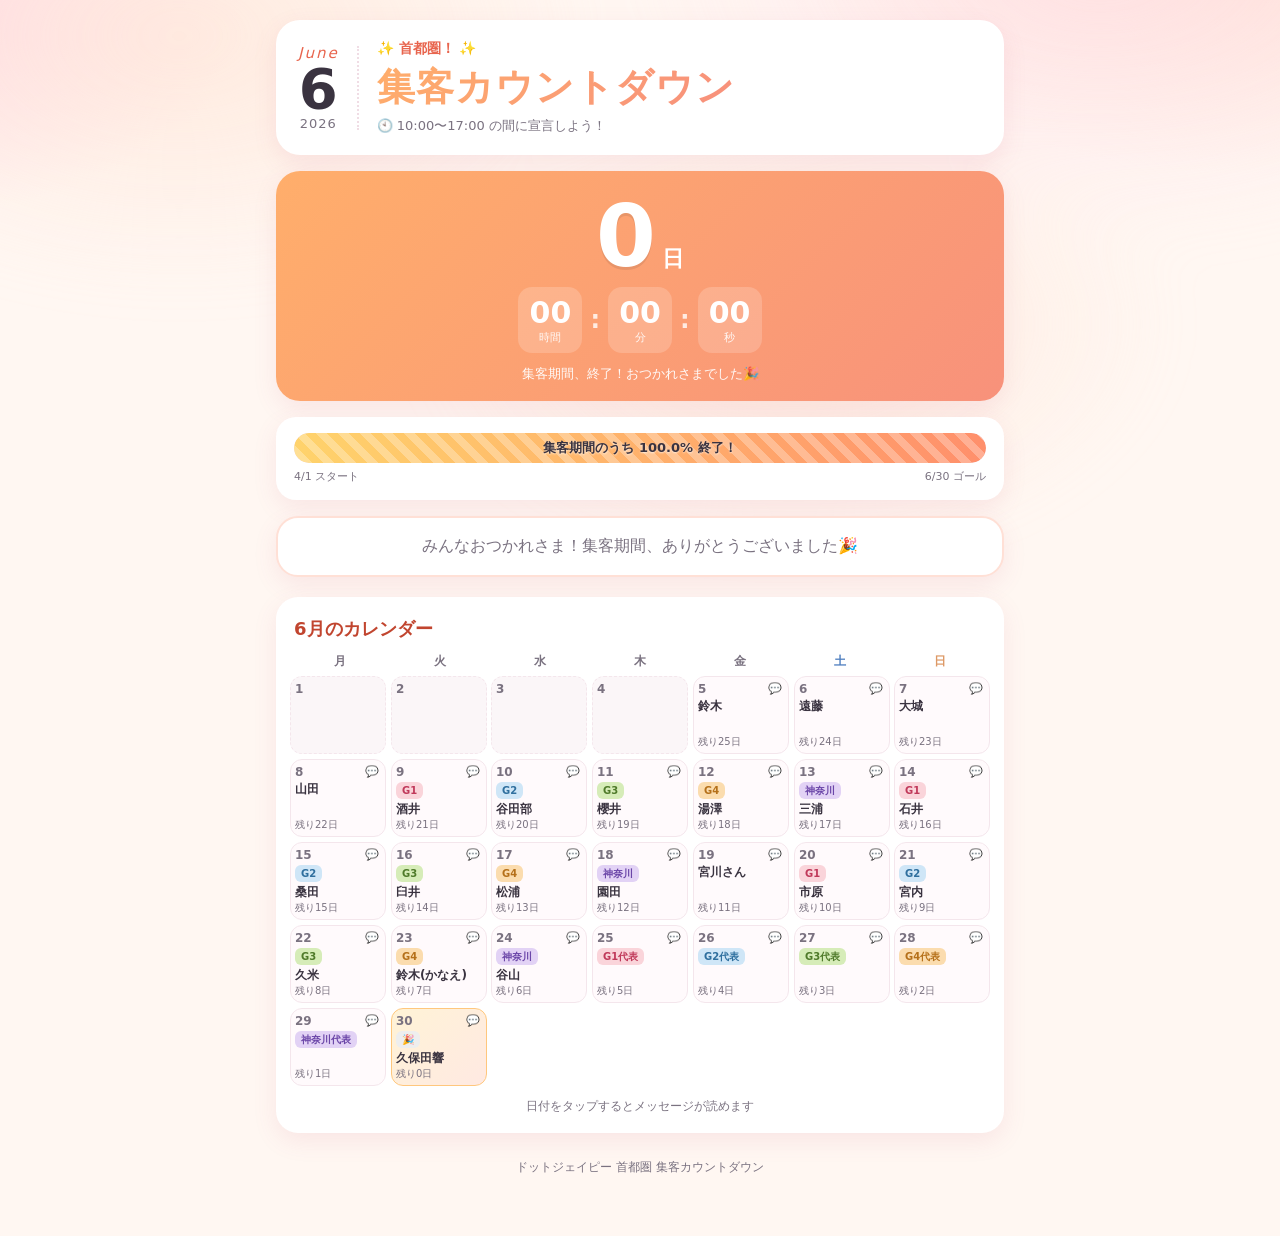
<file: index.html>
<!DOCTYPE html>
<html lang="ja">
<head>
  <meta charset="UTF-8" />
  <meta name="viewport" content="width=device-width, initial-scale=1.0" />
  <title>首都圏！集客カウントダウン｜ドットジェイピー</title>
  <meta name="description" content="ドットジェイピー首都圏 集客期間カウントダウン。6/30までの残り時間と、毎日のメンバーメッセージ。" />
  <link rel="stylesheet" href="css/style.css" />
  <link rel="preconnect" href="https://fonts.googleapis.com" />
</head>
<body>
  <div class="page">
    <header class="hero">
      <div class="hero__brand">
        <span class="hero__month">June</span>
        <span class="hero__no">6</span>
        <span class="hero__year">2026</span>
      </div>
      <div class="hero__title">
        <p class="hero__lead">✨ 首都圏！ ✨</p>
        <h1>集客カウントダウン</h1>
        <p class="hero__sub">🕙 10:00〜17:00 の間に宣言しよう！</p>
      </div>
    </header>

    <!-- カウントダウン -->
    <section class="countdown" aria-live="polite">
      <div class="countdown__remain">
        <span class="countdown__remain-num" id="cd-days">--</span>
        <span class="countdown__remain-unit">日</span>
      </div>
      <div class="countdown__clock">
        <div class="unit"><span id="cd-h">--</span><small>時間</small></div>
        <div class="sep">:</div>
        <div class="unit"><span id="cd-m">--</span><small>分</small></div>
        <div class="sep">:</div>
        <div class="unit"><span id="cd-s">--</span><small>秒</small></div>
      </div>
      <p class="countdown__caption" id="cd-caption">6/30 のゴールまで…</p>
    </section>

    <!-- 進捗ゲージ -->
    <section class="gauge">
      <div class="gauge__bar">
        <div class="gauge__fill" id="gauge-fill"></div>
        <span class="gauge__text" id="gauge-text">集客期間のうち --% 終了！</span>
      </div>
      <div class="gauge__ends">
        <span>4/1 スタート</span>
        <span>6/30 ゴール</span>
      </div>
    </section>

    <!-- 今日のスポットライト -->
    <section class="spotlight" id="spotlight"></section>

    <!-- カレンダー -->
    <section class="calendar">
      <h2 class="calendar__head">6月のカレンダー</h2>
      <div class="calendar__weekdays">
        <span>月</span><span>火</span><span>水</span><span>木</span><span>金</span>
        <span class="sat">土</span><span class="sun">日</span>
      </div>
      <div class="calendar__grid" id="calendar-grid"></div>
      <p class="calendar__hint">日付をタップするとメッセージが読めます</p>
    </section>

    <footer class="footer">
      <p>ドットジェイピー 首都圏 集客カウントダウン</p>
    </footer>
  </div>

  <!-- メッセージ詳細モーダル -->
  <div class="modal" id="modal" hidden>
    <div class="modal__backdrop" data-close></div>
    <div class="modal__card" role="dialog" aria-modal="true">
      <button class="modal__close" data-close aria-label="閉じる">×</button>
      <div id="modal-body"></div>
    </div>
  </div>

  <script src="js/schedule.js"></script>
  <script src="js/app.js"></script>
</body>
</html>
</file>
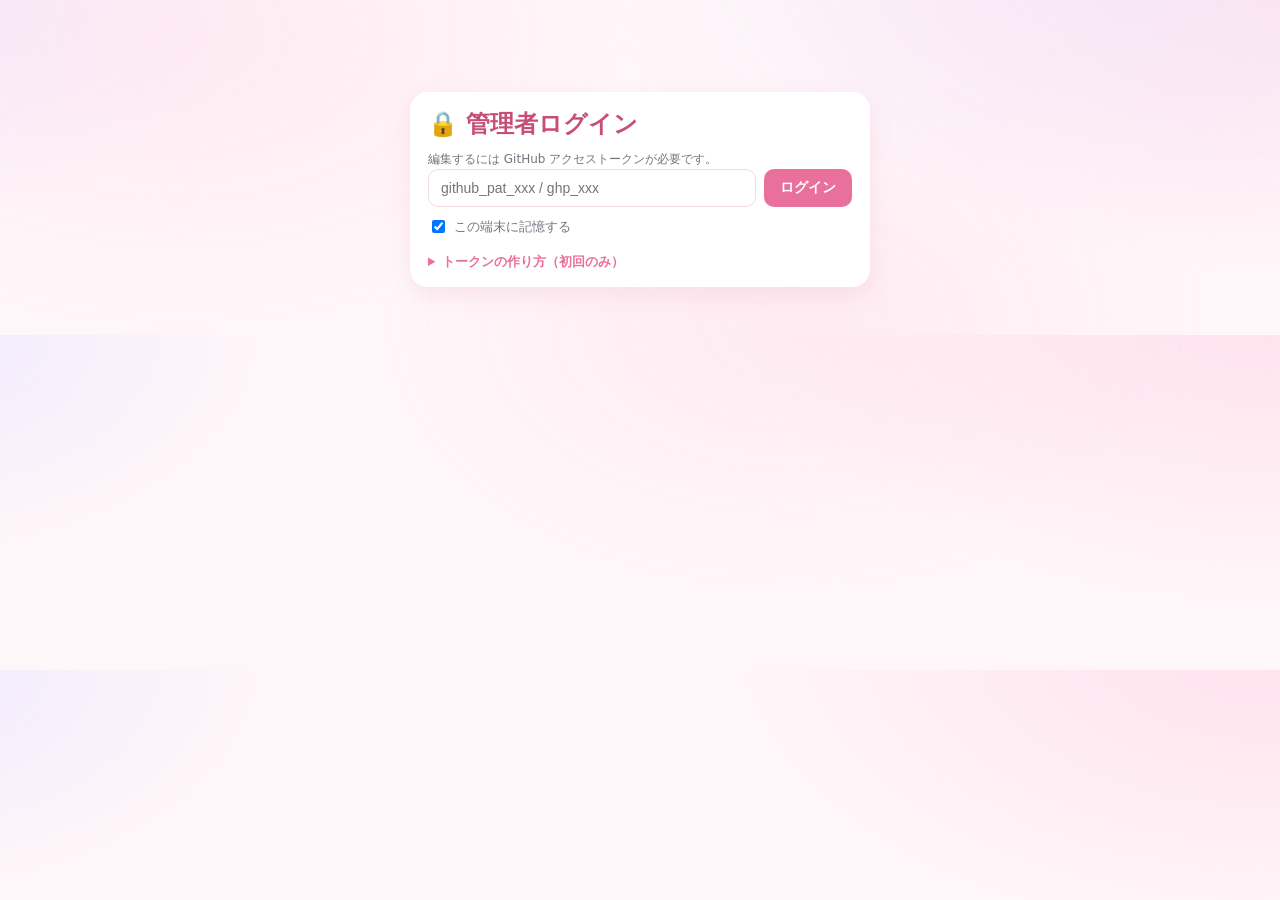
<file: admin.html>
<!DOCTYPE html>
<html lang="ja">
<head>
  <meta charset="UTF-8" />
  <meta name="viewport" content="width=device-width, initial-scale=1.0" />
  <meta name="robots" content="noindex, nofollow" />
  <title>管理者ログイン</title>
  <link rel="stylesheet" href="css/style.css" />
  <link rel="stylesheet" href="css/admin.css" />
</head>
<body>
  <div class="page admin">

    <!-- ログイン画面（未認証時はこれだけ表示） -->
    <section id="login" class="card admin__login">
      <h1>🔒 管理者ログイン</h1>
      <p class="admin__note">編集するには GitHub アクセストークンが必要です。</p>
      <div class="admin__token-row">
        <input type="password" id="token" placeholder="github_pat_xxx / ghp_xxx" autocomplete="off" />
        <button id="btn-unlock" class="btn btn--primary">ログイン</button>
      </div>
      <label class="admin__remember">
        <input type="checkbox" id="remember" checked /> この端末に記憶する
      </label>
      <p id="login-status" class="admin__status"></p>
      <details class="admin__help">
        <summary>トークンの作り方（初回のみ）</summary>
        <ol>
          <li>GitHub → Settings → Developer settings → <b>Fine-grained tokens</b> → Generate new token</li>
          <li>Repository access → Only select repositories → <b>countdown-57</b></li>
          <li>Permissions → <b>Contents: Read and write</b></li>
          <li>発行された <code>github_pat_...</code> を上に貼り付けてログイン</li>
        </ol>
        <p>※ トークンはこの端末のブラウザにのみ保存され、サイトには送信されません。</p>
      </details>
    </section>

    <!-- 編集画面（認証後に表示） -->
    <div id="app" hidden>
      <header class="admin__head">
        <h1>📝 メッセージ管理</h1>
        <div class="admin__head-right">
          <a href="index.html" class="admin__back">公開ページ</a>
          <button id="btn-logout" class="btn btn--ghost">ログアウト</button>
        </div>
      </header>
      <p class="admin__loggedin">✓ ログイン中 — 各日のメッセージを入力して「保存して公開」</p>
      <div id="editor" class="admin__editor"></div>
    </div>

    <div id="toast" class="toast" hidden></div>
  </div>

  <script src="js/schedule.js"></script>
  <script src="js/admin.js"></script>
</body>
</html>
</file>
<file: css/style.css>
:root {
  --pink: #e8709a;
  --pink-soft: #fbe3ec;
  --pink-deep: #c84e7a;
  --ink: #3a3340;
  --ink-soft: #7a7280;
  --bg: #fff6f9;
  --card: #ffffff;
  --line: #f0dde5;
  --g1-bg: #fad4da; --g1-fg: #c0395a;
  --g2-bg: #cfe6f7; --g2-fg: #2f6f9e;
  --g3-bg: #d6ecb8; --g3-fg: #4f7a2a;
  --g4-bg: #fbdcae; --g4-fg: #b5701a;
  --kanagawa-bg: #e2d2f5; --kanagawa-fg: #6b46a8;
  --shadow: 0 8px 24px rgba(200, 78, 122, 0.10);
  /* テーマで差し替わる色（JSがランダムに上書き） */
  --bg-accent-1: #ffe0ec;
  --bg-accent-2: #efe9ff;
  --cd-grad: linear-gradient(135deg, #ff9bbb, #e8709a);
  --gauge-grad: linear-gradient(90deg, #ffc36b, #ff8db1, #e8709a);
}

* { box-sizing: border-box; }

body {
  margin: 0;
  font-family: "Hiragino Sans", "Hiragino Kaku Gothic ProN", "Yu Gothic",
    "Noto Sans JP", "Segoe UI", system-ui, sans-serif;
  color: var(--ink);
  background:
    radial-gradient(900px 500px at 100% -10%, var(--bg-accent-1) 0%, transparent 60%),
    radial-gradient(700px 400px at -10% 0%, var(--bg-accent-2) 0%, transparent 55%),
    var(--bg);
  -webkit-font-smoothing: antialiased;
  position: relative;
  overflow-x: hidden;
  transition: background-color .6s ease;
}

/* 背景でゆっくり動くオーロラ */
body::before {
  content: "";
  position: fixed;
  inset: -20% -10% auto -10%;
  height: 80vh;
  background:
    radial-gradient(40% 50% at 20% 30%, var(--bg-accent-1), transparent 70%),
    radial-gradient(45% 55% at 80% 20%, var(--bg-accent-2), transparent 70%),
    radial-gradient(35% 45% at 60% 70%, var(--bg-accent-1), transparent 70%);
  filter: blur(30px);
  opacity: .55;
  z-index: -1;
  pointer-events: none;
  animation: aurora 18s ease-in-out infinite alternate;
}

/* 浮遊する装飾（JSが生成） */
.fx { position: fixed; inset: 0; z-index: 0; pointer-events: none; overflow: hidden; }
.fx span {
  position: absolute; bottom: -40px; font-size: 18px; opacity: 0;
  animation: floatUp linear infinite;
  will-change: transform, opacity;
}
.page { position: relative; z-index: 1; }

.page {
  max-width: 760px;
  margin: 0 auto;
  padding: 20px 16px 48px;
}

/* ===== Hero ===== */
.hero {
  display: flex;
  align-items: center;
  gap: 18px;
  background: var(--card);
  border-radius: 24px;
  padding: 20px 22px;
  box-shadow: var(--shadow);
}
.hero__brand {
  display: grid;
  justify-items: center;
  line-height: 1;
  padding-right: 18px;
  border-right: 2px dotted var(--line);
}
.hero__month { font-size: 15px; letter-spacing: 2px; color: var(--pink); font-style: italic; }
.hero__no { font-size: 56px; font-weight: 800; color: var(--ink); display: inline-block; animation: heroBounce 3.2s ease-in-out infinite; transform-origin: bottom center; }
.hero__year { font-size: 13px; color: var(--ink-soft); letter-spacing: 1px; }
.hero__title { display: grid; gap: 4px; }
.hero__lead { margin: 0; color: var(--pink); font-weight: 700; font-size: 14px; }
.hero__title h1 {
  margin: 0;
  font-size: clamp(26px, 7vw, 38px);
  letter-spacing: 1px;
  background: var(--cd-grad);
  background-size: 220% auto;
  -webkit-background-clip: text; background-clip: text;
  -webkit-text-fill-color: transparent; color: transparent;
  animation: gradientShift 6s ease infinite;
}
.hero__sub { margin: 0; font-size: 13px; color: var(--ink-soft); }

/* ===== Countdown ===== */
.countdown {
  margin-top: 16px;
  background: var(--cd-grad);
  background-size: 220% 220%;
  animation: gradientShift 9s ease infinite;
  color: #fff;
  border-radius: 24px;
  padding: 22px 18px 18px;
  text-align: center;
  box-shadow: var(--shadow);
  overflow: hidden;
  position: relative;
}
.countdown::after {
  content: ""; position: absolute; top: 0; left: -60%; width: 40%; height: 100%;
  background: linear-gradient(100deg, transparent, rgba(255,255,255,.35), transparent);
  transform: skewX(-18deg); animation: sheen 5.5s ease-in-out infinite;
  pointer-events: none;
}
.countdown__remain, .countdown__clock, .countdown__caption { position: relative; z-index: 1; }
.countdown__remain { display: flex; align-items: baseline; justify-content: center; gap: 6px; }
.countdown__remain-num { font-size: clamp(54px, 16vw, 86px); font-weight: 800; line-height: 1; text-shadow: 0 3px 0 rgba(0,0,0,.08); }
.countdown__remain-unit { font-size: 22px; font-weight: 700; }
.countdown__clock { display: flex; align-items: center; justify-content: center; gap: 8px; margin-top: 8px; }
.countdown__clock .unit { display: grid; min-width: 64px; background: rgba(255,255,255,.18); border-radius: 14px; padding: 8px 6px; }
.countdown__clock .unit span { display: inline-block; font-size: clamp(22px, 7vw, 30px); font-weight: 800; font-variant-numeric: tabular-nums; }
.countdown__clock .unit span.bump { animation: tickBump .5s cubic-bezier(.3,1.5,.5,1); }
.countdown__remain-num.bump { animation: tickBump .5s cubic-bezier(.3,1.5,.5,1); }
.countdown__clock .unit small { font-size: 11px; opacity: .9; }
.countdown__clock .sep { font-size: 24px; font-weight: 800; opacity: .8; }
.countdown__caption { margin: 12px 0 0; font-size: 13px; opacity: .95; }

/* ===== Gauge ===== */
.gauge { margin-top: 16px; background: var(--card); border-radius: 20px; padding: 16px 18px; box-shadow: var(--shadow); }
.gauge__bar { position: relative; height: 30px; border-radius: 999px; background: #f3e2ea; overflow: hidden; }
.gauge__fill { position: absolute; inset: 0 auto 0 0; width: 0%; border-radius: 999px; overflow: hidden;
  background: var(--gauge-grad); background-size: 200% 100%;
  transition: width .8s cubic-bezier(.22,1,.36,1);
  animation: gradientShift 6s ease infinite; }
.gauge__fill::after { content: ""; position: absolute; inset: 0;
  background-image: linear-gradient(45deg, rgba(255,255,255,.28) 25%, transparent 25%, transparent 50%, rgba(255,255,255,.28) 50%, rgba(255,255,255,.28) 75%, transparent 75%);
  background-size: 22px 22px; animation: stripes 1s linear infinite; }
.gauge__text { position: absolute; inset: 0; display: grid; place-items: center; font-size: 13px; font-weight: 800;
  color: var(--ink); text-shadow: 0 1px 2px rgba(255,255,255,.7); }
.gauge__ends { display: flex; justify-content: space-between; margin-top: 6px; font-size: 11px; color: var(--ink-soft); }

/* ===== Spotlight ===== */
.spotlight { margin-top: 16px; }
.spot-card {
  background: var(--card); border-radius: 22px; padding: 18px 20px; box-shadow: var(--shadow);
  border: 2px solid var(--pink-soft);
}
.spot-card__top { display: flex; align-items: center; gap: 10px; flex-wrap: wrap; }
.spot-card__label { font-size: 12px; font-weight: 800; color: var(--pink); }
.spot-card__name { font-size: 24px; font-weight: 800; margin: 2px 0 0; }
.spot-card__meta { font-size: 12px; color: var(--ink-soft); margin-top: 2px; }
.spot-card__msg { margin-top: 12px; font-size: 15px; line-height: 1.8; white-space: pre-wrap; }
.spot-card__msg.empty { color: var(--ink-soft); }
.spot-card--info { text-align: center; color: var(--ink-soft); }

/* ===== Calendar ===== */
.calendar { margin-top: 20px; background: var(--card); border-radius: 22px; padding: 16px 14px; box-shadow: var(--shadow); }
.calendar__head { margin: 4px 4px 12px; font-size: 18px; color: var(--pink-deep); }
.calendar__weekdays { display: grid; grid-template-columns: repeat(7, 1fr); text-align: center; font-size: 12px; font-weight: 700; color: var(--ink-soft); margin-bottom: 6px; }
.calendar__weekdays .sat { color: #4f7fc0; }
.calendar__weekdays .sun { color: #d96; }
.calendar__grid { display: grid; grid-template-columns: repeat(7, 1fr); gap: 5px; }
.cell {
  position: relative; min-height: 78px; border-radius: 12px; background: #fffafc;
  border: 1.5px solid #f4e6ec; padding: 5px 4px 4px; display: flex; flex-direction: column;
  cursor: default; overflow: hidden;
}
.cell.is-empty { background: #fbf6f8; border-style: dashed; opacity: .65; }
.cell.has-member { cursor: pointer; transition: transform .12s ease, box-shadow .12s ease; }
.cell.has-member:hover { transform: translateY(-2px); box-shadow: 0 6px 14px rgba(200,78,122,.14); }
.cell.is-today { border-color: var(--pink); background: #fff; animation: todayPulse 2s ease-in-out infinite; }
.cell.is-finale { background: linear-gradient(135deg,#fff3d6,#ffe1ec); border-color: #ffc77d; background-size: 180% 180%; animation: gradientShift 7s ease infinite; }
.calendar__grid.animate-in .cell { animation: popIn .45s both cubic-bezier(.2,1.3,.4,1); }
.calendar__grid.animate-in .cell:nth-child(1){animation-delay:.02s}
.calendar__grid.animate-in .cell:nth-child(2){animation-delay:.04s}
.calendar__grid.animate-in .cell:nth-child(3){animation-delay:.06s}
.calendar__grid.animate-in .cell:nth-child(4){animation-delay:.08s}
.calendar__grid.animate-in .cell:nth-child(5){animation-delay:.10s}
.calendar__grid.animate-in .cell:nth-child(6){animation-delay:.12s}
.calendar__grid.animate-in .cell:nth-child(7){animation-delay:.14s}
.calendar__grid.animate-in .cell:nth-child(n+8){animation-delay:.16s}
.calendar__grid.animate-in .cell:nth-child(n+15){animation-delay:.22s}
.calendar__grid.animate-in .cell:nth-child(n+22){animation-delay:.28s}
.calendar__grid.animate-in .cell:nth-child(n+29){animation-delay:.34s}
.cell__date { font-size: 12px; font-weight: 800; color: var(--ink-soft); }
.cell.is-today .cell__date { color: var(--pink-deep); }
.cell__badge { display: inline-block; align-self: flex-start; margin-top: 3px; font-size: 10px; font-weight: 800;
  padding: 1px 6px; border-radius: 6px; background: #eee; color: #777; line-height: 1.5; }
.cell__badge.g1 { background: var(--g1-bg); color: var(--g1-fg); }
.cell__badge.g2 { background: var(--g2-bg); color: var(--g2-fg); }
.cell__badge.g3 { background: var(--g3-bg); color: var(--g3-fg); }
.cell__badge.g4 { background: var(--g4-bg); color: var(--g4-fg); }
.cell__badge.kanagawa { background: var(--kanagawa-bg); color: var(--kanagawa-fg); }
.cell__name { margin-top: 3px; font-size: 12px; font-weight: 700; line-height: 1.25; word-break: break-word; }
.cell__rem { margin-top: auto; font-size: 10px; color: var(--ink-soft); }
.cell__dot { position: absolute; top: 5px; right: 6px; font-size: 11px; }
.calendar__hint { text-align: center; font-size: 12px; color: var(--ink-soft); margin: 12px 0 2px; }

/* ===== Modal ===== */
.modal { position: fixed; inset: 0; z-index: 50; display: grid; place-items: center; padding: 18px; }
.modal[hidden] { display: none; }
.modal__backdrop { position: fixed; inset: 0; background: rgba(58,51,64,.45); backdrop-filter: blur(2px); }
.modal__card {
  position: relative; background: #fff; border-radius: 20px; padding: 24px 22px;
  max-width: 420px; width: 100%;
  max-height: calc(100vh - 36px); max-height: calc(100dvh - 36px);
  display: flex; flex-direction: column;
  box-shadow: 0 20px 50px rgba(0,0,0,.25); animation: pop .18s ease;
}
@keyframes pop { from { transform: scale(.96); opacity: 0; } to { transform: scale(1); opacity: 1; } }
.modal__close {
  position: absolute; top: 8px; right: 10px; z-index: 2;
  width: 34px; height: 34px; border: none; border-radius: 50%;
  background: rgba(58,51,64,.07); font-size: 22px; line-height: 1;
  color: var(--ink-soft); cursor: pointer;
}
#modal-body { flex: 1 1 auto; min-height: 0; overflow-y: auto; -webkit-overflow-scrolling: touch; }
.modal__day { font-size: 13px; color: var(--ink-soft); padding-right: 34px; }
.modal__name { font-size: 26px; font-weight: 800; margin: 4px 0 6px; }
.modal__msg { margin-top: 10px; font-size: 15px; line-height: 1.85; white-space: pre-wrap; }
.modal__msg.empty { color: var(--ink-soft); }

/* ===== Footer ===== */
.footer { text-align: center; margin-top: 26px; color: var(--ink-soft); font-size: 12px; }
.footer__admin { display: inline-block; margin-bottom: 8px; color: var(--pink); font-weight: 700; text-decoration: none; border-bottom: 1px dotted var(--pink); }

@media (max-width: 460px) {
  .cell { min-height: 70px; }
  .cell__name { font-size: 11px; }
  .hero { gap: 12px; padding: 16px; }
  .hero__brand { padding-right: 12px; }
  .hero__no { font-size: 46px; }
}

/* ===========================================================
   アニメーション
   =========================================================== */

/* セクションの登場（上からふわっと・順番に） */
.hero, .countdown, .gauge, .spotlight, .calendar, .footer { animation: fadeInUp .6s both; }
.hero     { animation-delay: .02s; }
.countdown{ animation-delay: .12s; }
.gauge    { animation-delay: .22s; }
.spotlight{ animation-delay: .32s; }
.calendar { animation-delay: .42s; }
.footer   { animation-delay: .52s; }

/* スポットライトのふわふわ＆名前のキラ */
.spot-card { animation: cardFloat 5s ease-in-out infinite; }
.spot-card:hover { transform: translateY(-3px); transition: transform .2s ease; }
.spot-card__name {
  background: var(--cd-grad); background-size: 220% auto;
  -webkit-background-clip: text; background-clip: text;
  -webkit-text-fill-color: transparent; color: transparent;
  animation: gradientShift 6s ease infinite;
}
.spot-card__label { animation: blink 2.4s ease-in-out infinite; }

/* メッセージあり💬 をふわっと */
.cell__dot { animation: dotPop 1.8s ease-in-out infinite; }

@keyframes fadeInUp {
  from { opacity: 0; transform: translateY(24px); }
  to   { opacity: 1; transform: translateY(0); }
}
@keyframes popIn {
  0%   { opacity: 0; transform: scale(.6); }
  100% { opacity: 1; transform: scale(1); }
}
@keyframes gradientShift {
  0%   { background-position: 0% 50%; }
  50%  { background-position: 100% 50%; }
  100% { background-position: 0% 50%; }
}
@keyframes aurora {
  0%   { transform: translate3d(-3%, 0, 0) scale(1); }
  100% { transform: translate3d(3%, 2%, 0) scale(1.1); }
}
@keyframes floatUp {
  0%   { opacity: 0; transform: translateY(0) rotate(0deg) scale(.8); }
  10%  { opacity: var(--fx-op, .5); }
  90%  { opacity: var(--fx-op, .5); }
  100% { opacity: 0; transform: translateY(-110vh) rotate(360deg) scale(1.1); }
}
@keyframes sheen {
  0%, 100% { left: -60%; }
  55%, 100% { left: 130%; }
}
@keyframes stripes { from { background-position: 0 0; } to { background-position: 22px 0; } }
@keyframes tickBump {
  0%   { transform: scale(1); }
  35%  { transform: scale(1.35); color: #fff; }
  100% { transform: scale(1); }
}
@keyframes heroBounce {
  0%, 100% { transform: translateY(0) rotate(0); }
  50%      { transform: translateY(-6px) rotate(-3deg); }
}
@keyframes todayPulse {
  0%, 100% { box-shadow: 0 0 0 2px var(--pink-soft) inset, 0 0 0 0 rgba(232,112,154,.45); }
  50%      { box-shadow: 0 0 0 2px var(--pink-soft) inset, 0 0 0 8px rgba(232,112,154,0); }
}
@keyframes cardFloat {
  0%, 100% { transform: translateY(0); }
  50%      { transform: translateY(-5px); }
}
@keyframes blink { 0%, 100% { opacity: 1; } 50% { opacity: .45; } }
@keyframes dotPop { 0%, 100% { transform: scale(1); } 50% { transform: scale(1.3) rotate(8deg); } }

/* アニメーションが苦手な人向けに控えめに */
@media (prefers-reduced-motion: reduce) {
  *, *::before, *::after {
    animation-duration: .001ms !important;
    animation-iteration-count: 1 !important;
    transition-duration: .001ms !important;
  }
  .fx, body::before { display: none !important; }
}
</file>
<file: css/admin.css>
.admin__head { display: flex; align-items: center; justify-content: space-between; margin: 6px 2px 4px; }
.admin__head h1 { margin: 0; font-size: 22px; color: var(--pink-deep); }
.admin__head-right { display: flex; align-items: center; gap: 12px; }
.admin__back { color: var(--pink); text-decoration: none; font-weight: 700; font-size: 13px; }
.admin__loggedin { font-size: 13px; color: #2e8b57; font-weight: 700; margin: 0 2px 14px; }

/* ログイン画面 */
.admin__login { max-width: 460px; margin: 8vh auto 0; }
.admin__login h1 { margin: 0 0 6px; font-size: 24px; color: var(--pink-deep); }
.admin__remember { display: inline-flex; align-items: center; gap: 6px; font-size: 13px; color: var(--ink-soft); margin-top: 10px; }
.admin__help { margin-top: 16px; font-size: 13px; color: var(--ink-soft); }
.admin__help summary { cursor: pointer; font-weight: 700; color: var(--pink); }
.admin__help ol { margin: 10px 0; padding-left: 20px; line-height: 1.8; }
.admin__help code { background: var(--pink-soft); padding: 1px 5px; border-radius: 5px; }

.card { background: var(--card); border-radius: 18px; padding: 16px 18px; box-shadow: var(--shadow); }

.admin__token label { display: block; font-size: 13px; font-weight: 700; margin-bottom: 8px; }
.admin__token-row { display: flex; gap: 8px; }
.admin__token-row input { flex: 1; padding: 10px 12px; border: 1.5px solid var(--line); border-radius: 10px; font-size: 14px; }
.admin__note { font-size: 12px; color: var(--ink-soft); margin: 10px 0 0; line-height: 1.6; }
.admin__note a { color: var(--pink); }
.admin__status { font-size: 13px; margin: 8px 0 0; font-weight: 700; }
.admin__status.ok { color: #2e8b57; }
.admin__status.err { color: #d2476a; }

.btn { border: none; border-radius: 10px; padding: 10px 16px; font-size: 14px; font-weight: 800; cursor: pointer; }
.btn--primary { background: var(--pink); color: #fff; }
.btn--primary:disabled { opacity: .5; cursor: default; }
.btn--ghost { background: var(--pink-soft); color: var(--pink-deep); }

.admin__editor { margin-top: 16px; display: grid; gap: 12px; }

.row { background: var(--card); border-radius: 16px; padding: 14px 16px; box-shadow: var(--shadow); border-left: 6px solid var(--line); }
.row.is-today { border-left-color: var(--pink); box-shadow: 0 0 0 2px var(--pink-soft); }
.row.is-filled { border-left-color: #7ec98a; }
.row__head { display: flex; align-items: center; gap: 8px; flex-wrap: wrap; margin-bottom: 10px; }
.row__date { font-size: 14px; font-weight: 800; }
.row__rem { font-size: 12px; color: var(--ink-soft); }
.row__today-tag { font-size: 11px; font-weight: 800; color: #fff; background: var(--pink); padding: 2px 8px; border-radius: 999px; }
.row__filled-tag { font-size: 11px; font-weight: 800; color: #2e8b57; }

.row__fields { display: grid; gap: 8px; }
.row__fields label { font-size: 12px; color: var(--ink-soft); font-weight: 700; }
.row__name { padding: 8px 10px; border: 1.5px solid var(--line); border-radius: 8px; font-size: 14px; width: 100%; }
.row__msg { padding: 10px; border: 1.5px solid var(--line); border-radius: 8px; font-size: 14px; width: 100%; min-height: 90px; resize: vertical; font-family: inherit; line-height: 1.7; }
.row__actions { display: flex; align-items: center; gap: 10px; margin-top: 10px; }
.row__status { font-size: 12px; font-weight: 700; }

.toast { position: fixed; left: 50%; bottom: 22px; transform: translateX(-50%); background: var(--ink); color: #fff; padding: 12px 18px; border-radius: 12px; font-size: 14px; font-weight: 700; box-shadow: 0 10px 30px rgba(0,0,0,.25); z-index: 99; }
.toast[hidden] { display: none; }
.toast.err { background: #d2476a; }
</file>
